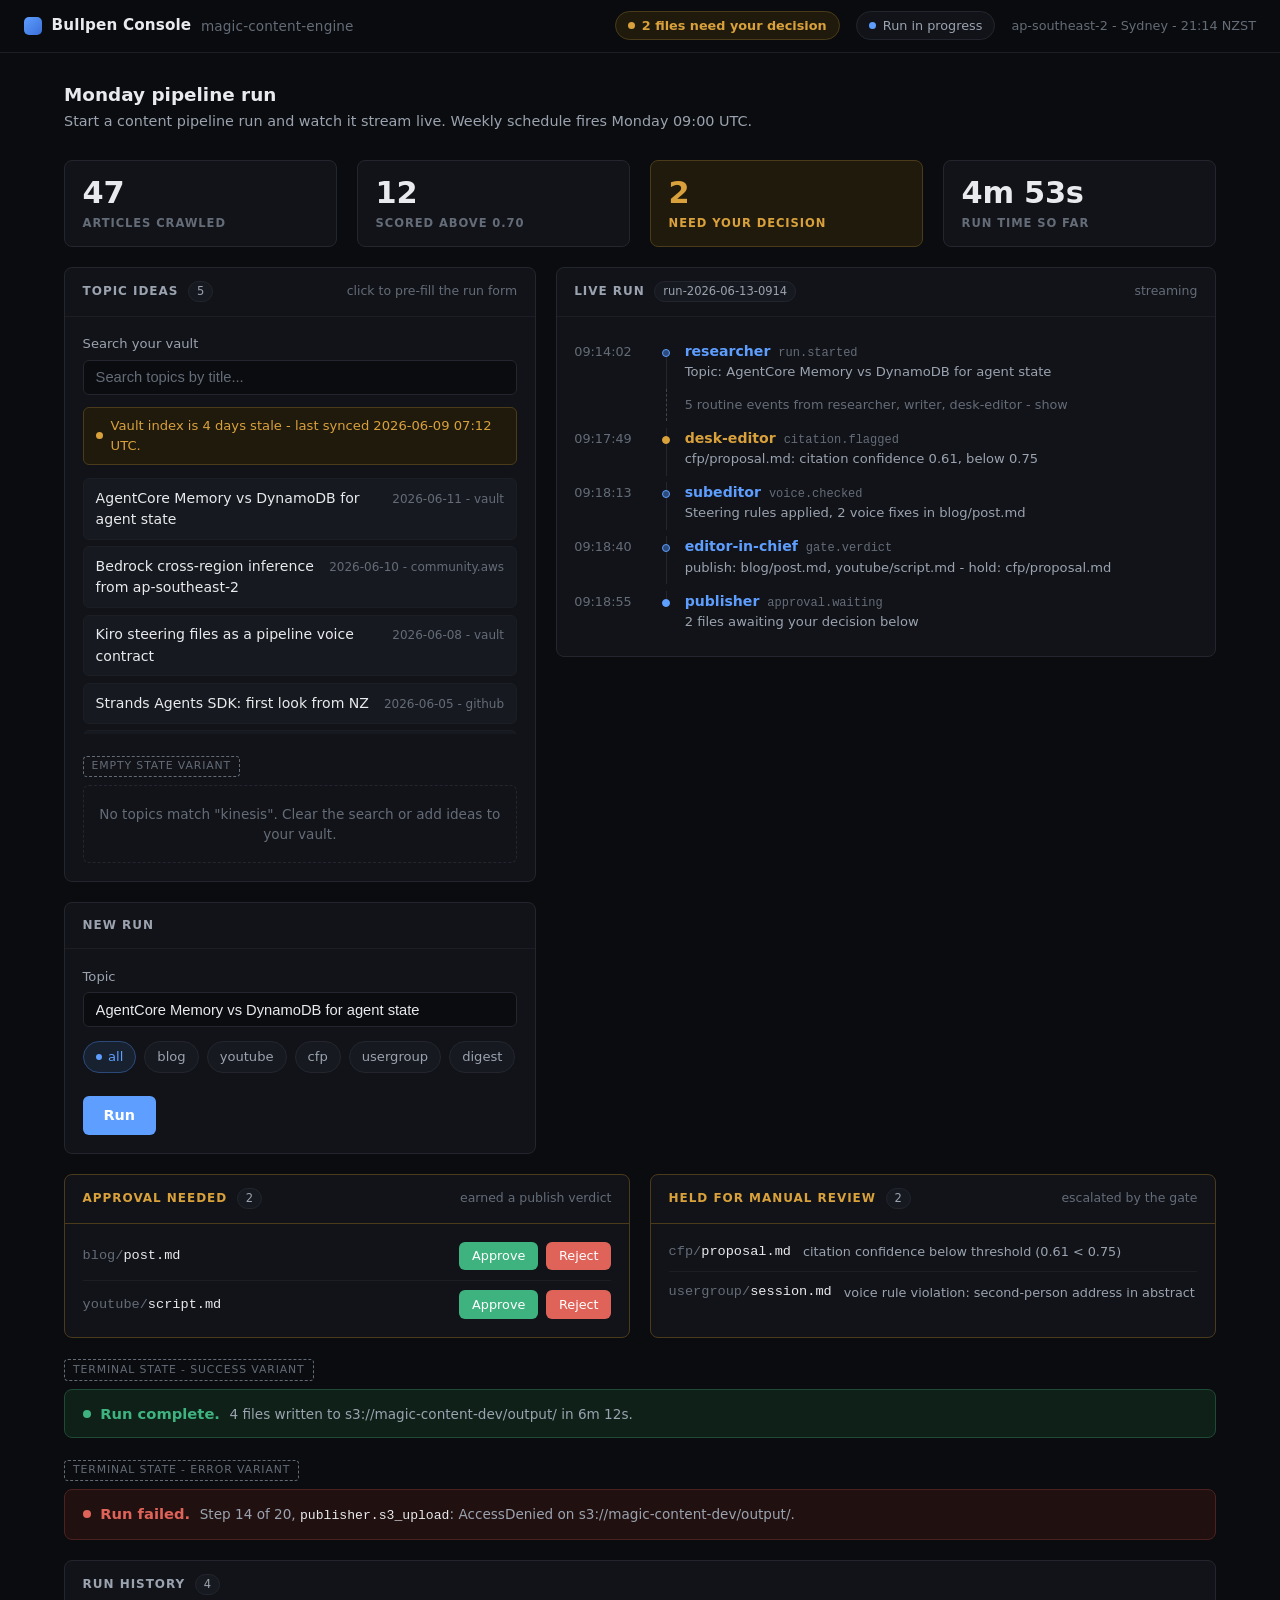
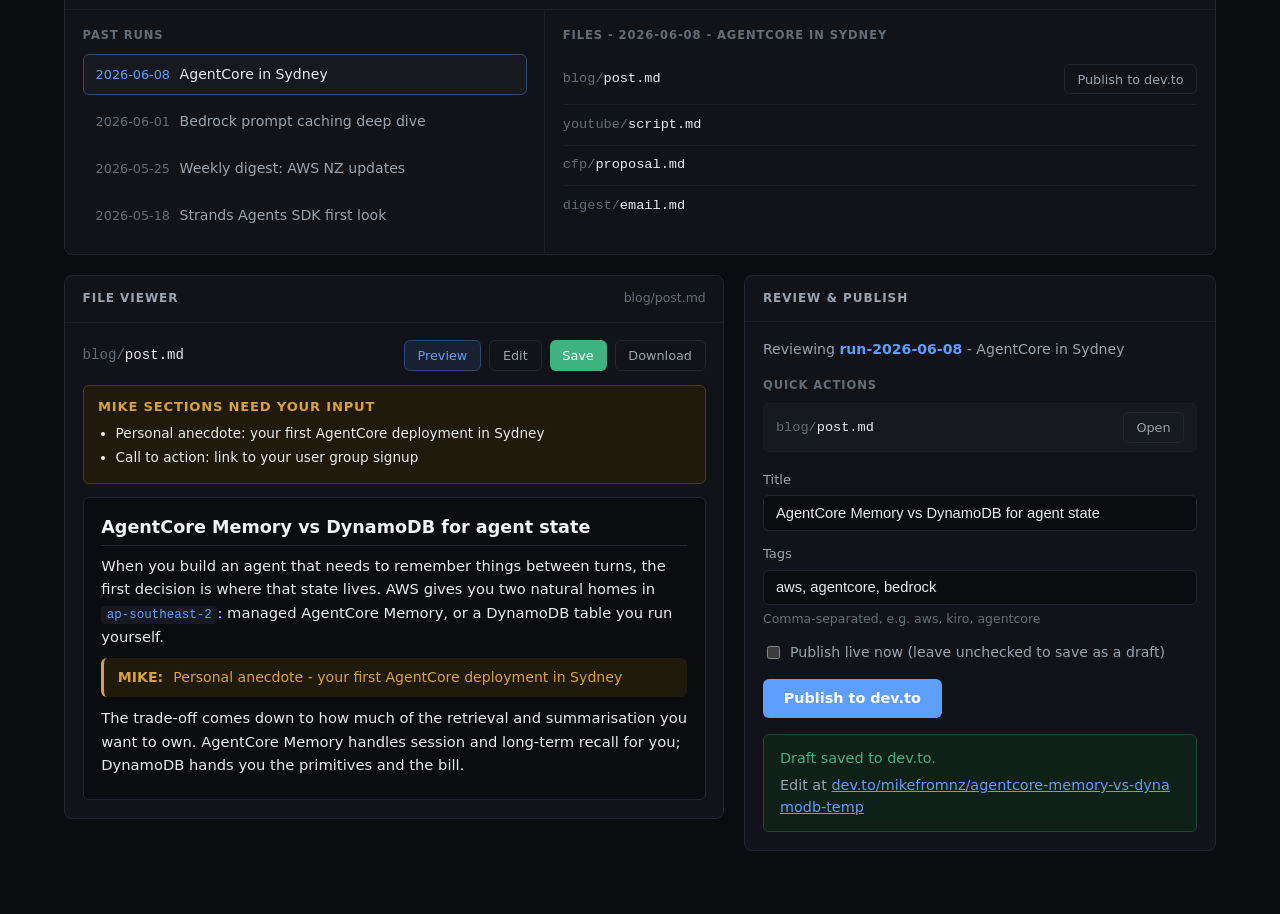
<file: docs/mockups/bullpen-console-redesign.html>
<!doctype html>
<html lang="en">
<head>
<meta charset="utf-8">
<meta name="viewport" content="width=device-width, initial-scale=1">
<title>Bullpen Console - redesign mockup</title>
<style>
  :root {
    color-scheme: dark;
    --bg: #0b0c0f;
    --surface: #111318;
    --surface-2: #16191f;
    --border: #23262e;
    --border-soft: #1b1e25;
    --text: #e8eaed;
    --muted: #9aa3af;
    --faint: #646c78;
    --accent: #5e9eff;
    --accent-dim: #2b4a7a;
    --green: #3fb37f;
    --green-bg: #0e2018;
    --green-border: #1f4a36;
    --amber: #d9a13b;
    --amber-bg: #201a0d;
    --amber-border: #4a3c1a;
    --red: #e0635a;
    --red-bg: #211010;
    --red-border: #4a2220;
    --radius: 8px;
    --radius-sm: 6px;
  }

  * { box-sizing: border-box; }

  html { scroll-behavior: smooth; }

  body {
    margin: 0;
    background: var(--bg);
    color: var(--text);
    font-family: system-ui, -apple-system, "Segoe UI", Roboto, sans-serif;
    font-size: 14px;
    line-height: 1.5;
    min-height: 100vh;
  }

  button { font: inherit; }

  :is(button, input, a, [tabindex]):focus-visible {
    outline: 2px solid var(--accent);
    outline-offset: 2px;
    border-radius: var(--radius-sm);
  }

  /* ---------- App bar ---------- */

  .appbar {
    position: sticky;
    top: 0;
    z-index: 10;
    display: flex;
    align-items: center;
    gap: 1rem;
    padding: 0.7rem 1.5rem;
    background: rgba(11, 12, 15, 0.92);
    border-bottom: 1px solid var(--border-soft);
    -webkit-backdrop-filter: blur(6px);
    backdrop-filter: blur(6px);
  }

  .brand {
    display: flex;
    align-items: center;
    gap: 0.6rem;
    font-weight: 600;
    font-size: 0.95rem;
    letter-spacing: 0.01em;
  }

  .brand-mark {
    width: 18px;
    height: 18px;
    border-radius: 5px;
    background: linear-gradient(135deg, var(--accent) 0%, #3a6fd8 100%);
    flex: none;
  }

  .brand-sub { color: var(--faint); font-weight: 400; font-size: 0.85rem; }

  .appbar-spacer { flex: 1; }

  .pill {
    display: inline-flex;
    align-items: center;
    gap: 0.45rem;
    padding: 0.25rem 0.75rem;
    border-radius: 999px;
    border: 1px solid var(--border);
    background: var(--surface);
    font-size: 0.8rem;
    color: var(--muted);
    white-space: nowrap;
  }

  .dot { width: 7px; height: 7px; border-radius: 50%; flex: none; }
  .dot-live { background: var(--accent); animation: pulse 1.6s ease-in-out infinite; }
  .dot-green { background: var(--green); }
  .dot-amber { background: var(--amber); }
  .dot-red { background: var(--red); }

  @keyframes pulse {
    0%, 100% { opacity: 1; }
    50% { opacity: 0.35; }
  }

  a.pill-attn {
    background: var(--amber-bg);
    border-color: var(--amber-border);
    color: var(--amber);
    font-weight: 600;
    text-decoration: none;
  }

  a.pill-attn:hover { border-color: var(--amber); }

  .region { color: var(--faint); font-size: 0.8rem; white-space: nowrap; }

  /* ---------- Layout ---------- */

  .page {
    max-width: 1200px;
    margin: 0 auto;
    padding: 1.75rem 1.5rem 4rem;
  }

  .lede { margin: 0 0 1.75rem; color: var(--muted); font-size: 0.9rem; }
  .lede strong { color: var(--text); font-weight: 600; font-size: 1.15rem; display: block; margin-bottom: 0.15rem; }

  .grid-main {
    display: grid;
    grid-template-columns: minmax(320px, 5fr) minmax(0, 7fr);
    gap: 1.25rem;
    align-items: start;
  }

  .stack { display: grid; gap: 1.25rem; }

  .grid-gates {
    display: grid;
    grid-template-columns: 1fr 1fr;
    gap: 1.25rem;
    margin-top: 1.25rem;
  }

  @media (max-width: 900px) {
    .grid-main, .grid-gates, .history-grid, .grid-review { grid-template-columns: 1fr; }
    .kpis { grid-template-columns: 1fr 1fr; }
    .appbar { flex-wrap: wrap; gap: 0.5rem 1rem; }
  }

  /* ---------- KPI strip ---------- */

  .kpis {
    display: grid;
    grid-template-columns: repeat(4, 1fr);
    gap: 1.25rem;
    margin: 0 0 1.25rem;
  }

  .kpi {
    display: block;
    padding: 0.8rem 1.1rem;
    background: var(--surface);
    border: 1px solid var(--border);
    border-radius: var(--radius);
    text-decoration: none;
  }

  .kpi-num {
    display: block;
    font-size: 1.9rem;
    font-weight: 700;
    line-height: 1.25;
    color: var(--text);
    font-variant-numeric: tabular-nums;
    letter-spacing: -0.01em;
  }

  .kpi-label {
    font-size: 0.72rem;
    font-weight: 600;
    text-transform: uppercase;
    letter-spacing: 0.08em;
    color: var(--faint);
  }

  a.kpi-amber { background: var(--amber-bg); border-color: var(--amber-border); cursor: pointer; }
  a.kpi-amber .kpi-num, a.kpi-amber .kpi-label { color: var(--amber); }
  a.kpi-amber:hover { border-color: var(--amber); }

  /* ---------- Cards ---------- */

  .card {
    background: var(--surface);
    border: 1px solid var(--border);
    border-radius: var(--radius);
  }

  .card-head {
    display: flex;
    align-items: baseline;
    gap: 0.6rem;
    padding: 0.85rem 1.1rem;
    border-bottom: 1px solid var(--border-soft);
  }

  .card-title {
    margin: 0;
    font-size: 0.75rem;
    font-weight: 600;
    text-transform: uppercase;
    letter-spacing: 0.08em;
    color: var(--muted);
  }

  .card-hint { color: var(--faint); font-size: 0.78rem; margin-left: auto; }

  .card-body { padding: 1.1rem; }

  .count-badge {
    font-size: 0.72rem;
    color: var(--muted);
    background: var(--surface-2);
    border: 1px solid var(--border);
    border-radius: 999px;
    padding: 0.05rem 0.5rem;
    font-variant-numeric: tabular-nums;
  }

  /* ---------- Forms ---------- */

  label { display: block; font-size: 0.82rem; color: var(--muted); margin-bottom: 0.35rem; }

  input[type="text"] {
    width: 100%;
    padding: 0.55rem 0.75rem;
    background: var(--bg);
    border: 1px solid var(--border);
    border-radius: var(--radius-sm);
    color: var(--text);
    font-size: 0.92rem;
  }

  input[type="text"]::placeholder { color: var(--faint); }
  input[type="text"]:focus { border-color: var(--accent); outline: none; }

  .outputs { display: flex; flex-wrap: wrap; gap: 0.5rem; margin: 0.85rem 0 1.1rem; }

  .chip {
    display: inline-flex;
    align-items: center;
    gap: 0.4rem;
    padding: 0.32rem 0.75rem;
    border: 1px solid var(--border);
    border-radius: 999px;
    background: var(--surface-2);
    color: var(--muted);
    font-size: 0.82rem;
    cursor: pointer;
    -webkit-user-select: none;
    user-select: none;
  }

  .chip input { position: absolute; opacity: 0; pointer-events: none; }

  .chip.checked {
    border-color: var(--accent-dim);
    background: rgba(94, 158, 255, 0.1);
    color: var(--accent);
  }

  .chip.checked::before {
    content: "";
    width: 6px;
    height: 6px;
    border-radius: 50%;
    background: var(--accent);
  }

  .btn {
    display: inline-flex;
    align-items: center;
    gap: 0.45rem;
    padding: 0.55rem 1.3rem;
    font-size: 0.9rem;
    font-weight: 600;
    color: #fff;
    background: var(--accent);
    border: 0;
    border-radius: var(--radius-sm);
    cursor: pointer;
  }

  .btn:hover { background: #74acff; }

  .btn-sm { padding: 0.3rem 0.8rem; font-size: 0.8rem; font-weight: 500; }

  .btn-green { background: var(--green); }
  .btn-green:hover { background: #4cc790; }
  .btn-red { background: var(--red); }
  .btn-red:hover { background: #e87a72; }

  .btn-ghost {
    background: transparent;
    border: 1px solid var(--border);
    color: var(--muted);
    font-weight: 500;
  }
  .btn-ghost:hover { background: var(--surface-2); border-color: var(--accent-dim); color: var(--accent); }

  /* ---------- Topic ideas ---------- */

  .notice {
    display: flex;
    gap: 0.5rem;
    align-items: baseline;
    margin: 0.75rem 0 0;
    padding: 0.5rem 0.75rem;
    border-radius: var(--radius-sm);
    background: var(--amber-bg);
    border: 1px solid var(--amber-border);
    color: var(--amber);
    font-size: 0.82rem;
  }

  .notice .dot { align-self: center; }

  .ideas-list { list-style: none; margin: 0.85rem 0 0; padding: 0; display: grid; gap: 0.4rem; max-height: 16rem; overflow-y: auto; }

  .idea {
    display: flex;
    justify-content: space-between;
    align-items: baseline;
    gap: 0.75rem;
    width: 100%;
    text-align: left;
    padding: 0.55rem 0.75rem;
    background: var(--surface-2);
    border: 1px solid var(--border-soft);
    border-radius: var(--radius-sm);
    color: var(--text);
    cursor: pointer;
    font-size: 0.88rem;
  }

  .idea:hover { border-color: var(--accent-dim); background: #181c24; }

  .idea-meta { color: var(--faint); font-size: 0.75rem; white-space: nowrap; font-variant-numeric: tabular-nums; }

  .empty {
    margin: 0.85rem 0 0;
    padding: 1.1rem 0.75rem;
    border: 1px dashed var(--border);
    border-radius: var(--radius-sm);
    color: var(--faint);
    font-size: 0.85rem;
    text-align: center;
  }

  /* ---------- Timeline ---------- */

  .timeline { list-style: none; margin: 0; padding: 0; }

  .event {
    display: grid;
    grid-template-columns: 4.6rem 1.1rem 1fr;
    gap: 0 0.6rem;
    position: relative;
    padding: 0.42rem 0;
    font-size: 0.88rem;
  }

  .event .ts {
    color: var(--faint);
    font-variant-numeric: tabular-nums;
    font-size: 0.8rem;
    line-height: 1.7;
  }

  .event .node {
    position: relative;
    display: flex;
    justify-content: center;
    padding-top: 0.5rem;
  }

  .event .node::before {
    content: "";
    position: absolute;
    top: 0;
    bottom: -0.42rem;
    width: 1px;
    background: var(--border);
  }

  .event:first-child .node::before { top: 0.5rem; }
  .event:last-child .node::before { bottom: auto; height: 0.5rem; }

  .event .node .dot {
    position: relative;
    width: 8px;
    height: 8px;
    border-radius: 50%;
    background: var(--border);
    border: 1px solid var(--faint);
    flex: none;
  }

  .event.done .node .dot { background: var(--accent-dim); border-color: var(--accent); }
  .event.active .node .dot { background: var(--accent); border-color: var(--accent); animation: pulse 1.6s ease-in-out infinite; }
  .event.warn .node .dot { background: var(--amber); border-color: var(--amber); }

  .event .what { min-width: 0; }
  .event .agent { font-weight: 600; color: var(--accent); margin-right: 0.5rem; }
  .event .etype {
    color: var(--faint);
    font-size: 0.75rem;
    font-family: ui-monospace, "Cascadia Mono", Consolas, monospace;
  }
  .event .detail { display: block; color: var(--muted); font-size: 0.82rem; }
  .event.warn .agent { color: var(--amber); }

  /* Collapsed group of routine events: milestones stay visible, chatter folds away */
  .event-group summary {
    display: grid;
    grid-template-columns: 4.6rem 1.1rem 1fr;
    gap: 0 0.6rem;
    padding: 0.42rem 0;
    cursor: pointer;
    list-style: none;
    color: var(--faint);
    font-size: 0.8rem;
    -webkit-user-select: none;
    user-select: none;
  }

  .event-group summary::-webkit-details-marker { display: none; }
  .event-group summary:hover { color: var(--muted); }

  .event-group .rail-gap { position: relative; display: flex; justify-content: center; }
  .event-group .rail-gap::before {
    content: "";
    position: absolute;
    top: -0.42rem;
    bottom: -0.42rem;
    width: 0;
    border-left: 1px dashed var(--faint);
    opacity: 0.55;
  }

  .event-group details[open] summary .when-closed { display: none; }
  .event-group details:not([open]) summary .when-open { display: none; }

  /* ---------- Gate / escalation ---------- */

  .file-row {
    display: flex;
    align-items: center;
    gap: 0.75rem;
    padding: 0.6rem 0;
    border-bottom: 1px solid var(--border-soft);
  }

  .file-row:last-child { border-bottom: 0; padding-bottom: 0; }
  .file-row:first-child { padding-top: 0; }

  .filename {
    font-family: ui-monospace, "Cascadia Mono", Consolas, monospace;
    font-size: 0.85rem;
    color: var(--text);
  }

  .filename .dir { color: var(--faint); }

  .file-row .reason { color: var(--muted); font-size: 0.8rem; flex: 1; min-width: 0; }
  .file-row .actions { margin-left: auto; display: flex; gap: 0.5rem; flex: none; }

  .card-amber { border-color: var(--amber-border); }
  .card-amber .card-head { border-bottom-color: var(--amber-border); }
  .card-amber .card-title { color: var(--amber); }

  /* ---------- Terminal banners ---------- */

  .banner {
    display: flex;
    align-items: baseline;
    gap: 0.6rem;
    margin-top: 1.25rem;
    padding: 0.8rem 1.1rem;
    border-radius: var(--radius);
    font-weight: 600;
    font-size: 0.92rem;
  }

  .banner .dot { width: 8px; height: 8px; align-self: center; }
  .banner-ok { background: var(--green-bg); border: 1px solid var(--green-border); color: var(--green); }
  .banner-err { background: var(--red-bg); border: 1px solid var(--red-border); color: var(--red); }
  .banner .detail { font-weight: 400; color: var(--muted); font-size: 0.85rem; }
  .banner .detail code {
    color: var(--text);
    font-family: ui-monospace, "Cascadia Mono", Consolas, monospace;
    font-size: 0.82rem;
  }

  /* ---------- Run history ---------- */

  .history-grid {
    display: grid;
    grid-template-columns: minmax(280px, 5fr) minmax(0, 7fr);
    gap: 0;
  }

  .history-col { padding: 1.1rem; }
  .history-col + .history-col { border-left: 1px solid var(--border-soft); }
  @media (max-width: 900px) {
    .history-col + .history-col { border-left: 0; border-top: 1px solid var(--border-soft); }
  }

  .col-label {
    margin: 0 0 0.6rem;
    font-size: 0.72rem;
    font-weight: 600;
    text-transform: uppercase;
    letter-spacing: 0.08em;
    color: var(--faint);
  }

  .runs { list-style: none; margin: 0; padding: 0; display: grid; gap: 0.4rem; }

  .run-item {
    display: flex;
    align-items: center;
    gap: 0.6rem;
    width: 100%;
    text-align: left;
    padding: 0.55rem 0.75rem;
    background: transparent;
    border: 1px solid transparent;
    border-radius: var(--radius-sm);
    color: var(--muted);
    cursor: pointer;
    font-size: 0.88rem;
  }

  .run-item:hover { background: var(--surface-2); color: var(--text); }

  .run-item.selected {
    background: var(--surface-2);
    border-color: var(--accent-dim);
    color: var(--text);
  }

  .run-item .run-date { font-variant-numeric: tabular-nums; color: var(--faint); font-size: 0.8rem; flex: none; }
  .run-item.selected .run-date { color: var(--accent); }

  /* ---------- File viewer + publish ---------- */

  .grid-review {
    display: grid;
    grid-template-columns: minmax(0, 7fr) minmax(0, 5fr);
    gap: 1.25rem;
    margin-top: 1.25rem;
    align-items: start;
  }

  .viewer-head {
    display: flex;
    justify-content: space-between;
    align-items: center;
    gap: 0.75rem;
    flex-wrap: wrap;
    margin: 0 0 0.85rem;
  }

  .viewer-filename {
    font-family: ui-monospace, "Cascadia Mono", Consolas, monospace;
    font-size: 0.88rem;
    color: var(--text);
    min-width: 0;
    overflow: hidden;
    text-overflow: ellipsis;
    white-space: nowrap;
  }

  .viewer-filename .dir { color: var(--faint); }

  .viewer-actions { display: flex; gap: 0.5rem; flex-wrap: wrap; }

  .btn-ghost.active {
    border-color: var(--accent-dim);
    background: rgba(94, 158, 255, 0.1);
    color: var(--accent);
  }

  .mike-note {
    margin: 0 0 0.85rem;
    padding: 0.7rem 0.9rem;
    border-radius: var(--radius-sm);
    background: var(--amber-bg);
    border: 1px solid var(--amber-border);
    color: var(--amber);
  }

  .mike-note h3 {
    margin: 0 0 0.4rem;
    font-size: 0.82rem;
    font-weight: 600;
    text-transform: uppercase;
    letter-spacing: 0.06em;
  }

  .mike-note ul { margin: 0; padding-left: 1.1rem; }
  .mike-note li { margin: 0 0 0.25rem; color: var(--text); font-size: 0.85rem; }

  .viewer-rendered {
    background: var(--bg);
    border: 1px solid var(--border);
    border-radius: var(--radius-sm);
    padding: 0.9rem 1.1rem;
    max-height: 24rem;
    overflow: auto;
    font-size: 0.92rem;
    line-height: 1.6;
    color: var(--text);
  }

  .viewer-rendered > :first-child { margin-top: 0; }
  .viewer-rendered h2 {
    margin: 1.1rem 0 0.5rem;
    font-size: 1.1rem;
    color: #f0f3f6;
    border-bottom: 1px solid var(--border);
    padding-bottom: 0.25rem;
  }
  .viewer-rendered p { margin: 0.5rem 0; }
  .viewer-rendered code {
    background: var(--surface-2);
    padding: 0.1rem 0.35rem;
    border-radius: 4px;
    font-family: ui-monospace, "Cascadia Mono", Consolas, monospace;
    font-size: 0.85em;
    color: var(--accent);
  }

  .mike-inline {
    margin: 0.6rem 0;
    padding: 0.5rem 0.85rem;
    border-radius: var(--radius-sm);
    background: var(--amber-bg);
    border-left: 3px solid var(--amber);
    color: var(--amber);
    font-size: 0.88rem;
  }
  .mike-inline .mike-label { font-weight: 600; margin-right: 0.35rem; }

  .publish-field { margin: 0 0 0.85rem; }
  .publish-hint { display: block; margin-top: 0.3rem; color: var(--faint); font-size: 0.78rem; }
  .publish-toggle {
    display: inline-flex;
    align-items: center;
    gap: 0.45rem;
    color: var(--muted);
    font-size: 0.88rem;
    margin: 0;
    cursor: pointer;
  }

  .publish-run { margin: 0 0 1rem; font-size: 0.88rem; color: var(--muted); }
  .publish-run .run-id { color: var(--accent); font-weight: 600; }

  .quick-actions { display: grid; gap: 0.4rem; margin: 0 0 1.1rem; }
  .quick-row {
    display: flex;
    align-items: center;
    gap: 0.6rem;
    padding: 0.5rem 0.75rem;
    background: var(--surface-2);
    border: 1px solid var(--border-soft);
    border-radius: var(--radius-sm);
  }
  .quick-row .filename { flex: 1; min-width: 0; overflow: hidden; text-overflow: ellipsis; white-space: nowrap; }

  .publish-result {
    margin-top: 1rem;
    padding: 0.8rem 1rem;
    border-radius: var(--radius-sm);
    font-size: 0.9rem;
    background: var(--green-bg);
    border: 1px solid var(--green-border);
    color: var(--green);
  }
  .publish-result a { color: var(--accent); word-break: break-all; }
  .publish-result .publish-meta { display: block; margin-top: 0.35rem; color: var(--muted); }

  /* ---------- Comp annotations (mockup only) ---------- */

  .comp-note {
    display: inline-block;
    margin: 0 0 0.5rem;
    padding: 0.1rem 0.5rem;
    border: 1px dashed var(--faint);
    border-radius: 4px;
    color: var(--faint);
    font-size: 0.68rem;
    text-transform: uppercase;
    letter-spacing: 0.08em;
  }

  .comp-block { margin-top: 1.25rem; }
  .comp-block > .empty,
  .comp-block > .banner { margin-top: 0; }

  .section-gap { margin-top: 1.25rem; }
</style>
</head>
<body>

<header class="appbar">
  <div class="brand">
    <span class="brand-mark" aria-hidden="true"></span>
    Bullpen Console
    <span class="brand-sub">magic-content-engine</span>
  </div>
  <div class="appbar-spacer"></div>
  <a class="pill pill-attn" href="#approval-gate">
    <span class="dot dot-amber" aria-hidden="true"></span>
    2 files need your decision
  </a>
  <span class="pill" role="status" aria-live="polite">
    <span class="dot dot-live" aria-hidden="true"></span>
    Run in progress
  </span>
  <span class="region">ap-southeast-2 - Sydney - 21:14 NZST</span>
</header>

<main class="page">

  <p class="lede">
    <strong>Monday pipeline run</strong>
    Start a content pipeline run and watch it stream live. Weekly schedule fires Monday 09:00 UTC.
  </p>

  <section class="kpis" aria-label="Current run at a glance">
    <div class="kpi">
      <span class="kpi-num">47</span>
      <span class="kpi-label">articles crawled</span>
    </div>
    <div class="kpi">
      <span class="kpi-num">12</span>
      <span class="kpi-label">scored above 0.70</span>
    </div>
    <a class="kpi kpi-amber" href="#approval-gate" aria-label="2 files need your decision, jump to approval gate">
      <span class="kpi-num">2</span>
      <span class="kpi-label">need your decision</span>
    </a>
    <div class="kpi">
      <span class="kpi-num">4m 53s</span>
      <span class="kpi-label">run time so far</span>
    </div>
  </section>

  <div class="grid-main">

    <!-- Left column: topic ideas + new run -->
    <div class="stack">

      <section class="card" aria-labelledby="ideas-title">
        <div class="card-head">
          <h2 class="card-title" id="ideas-title">Topic Ideas</h2>
          <span class="count-badge">5</span>
          <span class="card-hint">click to pre-fill the run form</span>
        </div>
        <div class="card-body">
          <label for="ideas-search">Search your vault</label>
          <input type="text" id="ideas-search" placeholder="Search topics by title..." autocomplete="off">

          <p class="notice" role="status" aria-live="polite">
            <span class="dot dot-amber" aria-hidden="true"></span>
            Vault index is 4 days stale - last synced 2026-06-09 07:12 UTC.
          </p>

          <ul class="ideas-list" aria-live="polite">
            <li>
              <button type="button" class="idea">
                <span>AgentCore Memory vs DynamoDB for agent state</span>
                <span class="idea-meta">2026-06-11 - vault</span>
              </button>
            </li>
            <li>
              <button type="button" class="idea">
                <span>Bedrock cross-region inference from ap-southeast-2</span>
                <span class="idea-meta">2026-06-10 - community.aws</span>
              </button>
            </li>
            <li>
              <button type="button" class="idea">
                <span>Kiro steering files as a pipeline voice contract</span>
                <span class="idea-meta">2026-06-08 - vault</span>
              </button>
            </li>
            <li>
              <button type="button" class="idea">
                <span>Strands Agents SDK: first look from NZ</span>
                <span class="idea-meta">2026-06-05 - github</span>
              </button>
            </li>
            <li>
              <button type="button" class="idea">
                <span>EventBridge Scheduler for weekly content pipelines</span>
                <span class="idea-meta">2026-06-02 - vault</span>
              </button>
            </li>
          </ul>

          <!-- Mockup only: empty-state variant shown alongside the populated list -->
          <div class="comp-block">
            <p class="comp-note">Empty state variant</p>
            <p class="empty">No topics match "kinesis". Clear the search or add ideas to your vault.</p>
          </div>
        </div>
      </section>

      <section class="card" aria-labelledby="run-title">
        <div class="card-head">
          <h2 class="card-title" id="run-title">New Run</h2>
        </div>
        <form class="card-body" id="run-form">
          <label for="topic">Topic</label>
          <input type="text" id="topic" name="topic" value="AgentCore Memory vs DynamoDB for agent state" autocomplete="off" required>

          <div class="outputs" role="group" aria-label="Output types">
            <label class="chip checked"><input type="checkbox" value="all" checked>all</label>
            <label class="chip"><input type="checkbox" value="blog">blog</label>
            <label class="chip"><input type="checkbox" value="youtube">youtube</label>
            <label class="chip"><input type="checkbox" value="cfp">cfp</label>
            <label class="chip"><input type="checkbox" value="usergroup">usergroup</label>
            <label class="chip"><input type="checkbox" value="digest">digest</label>
          </div>

          <button type="submit" class="btn">Run</button>
        </form>
      </section>

    </div>

    <!-- Right column: live timeline -->
    <section class="card" aria-labelledby="timeline-title">
      <div class="card-head">
        <h2 class="card-title" id="timeline-title">Live Run</h2>
        <span class="count-badge">run-2026-06-13-0914</span>
        <span class="card-hint">streaming</span>
      </div>
      <div class="card-body">
        <ul class="timeline" aria-live="polite">
          <li class="event done">
            <span class="ts">09:14:02</span>
            <span class="node"><span class="dot" aria-hidden="true"></span></span>
            <span class="what">
              <span class="agent">researcher</span><span class="etype">run.started</span>
              <span class="detail">Topic: AgentCore Memory vs DynamoDB for agent state</span>
            </span>
          </li>
          <li class="event-group">
            <details>
              <summary>
                <span class="ts" aria-hidden="true"></span>
                <span class="rail-gap" aria-hidden="true"></span>
                <span>
                  <span class="when-closed">5 routine events from researcher, writer, desk-editor - show</span>
                  <span class="when-open">routine events - hide</span>
                </span>
              </summary>
              <ul class="timeline">
                <li class="event done">
                  <span class="ts">09:14:19</span>
                  <span class="node"><span class="dot" aria-hidden="true"></span></span>
                  <span class="what">
                    <span class="agent">researcher</span><span class="etype">sources.crawled</span>
                    <span class="detail">9 sources crawled, 47 articles collected</span>
                  </span>
                </li>
                <li class="event done">
                  <span class="ts">09:15:04</span>
                  <span class="node"><span class="dot" aria-hidden="true"></span></span>
                  <span class="what">
                    <span class="agent">researcher</span><span class="etype">articles.scored</span>
                    <span class="detail">Haiku scored 47 articles, 12 above threshold 0.70</span>
                  </span>
                </li>
                <li class="event done">
                  <span class="ts">09:15:41</span>
                  <span class="node"><span class="dot" aria-hidden="true"></span></span>
                  <span class="what">
                    <span class="agent">writer</span><span class="etype">draft.created</span>
                    <span class="detail">blog/post.md drafted, 1,840 words</span>
                  </span>
                </li>
                <li class="event done">
                  <span class="ts">09:16:58</span>
                  <span class="node"><span class="dot" aria-hidden="true"></span></span>
                  <span class="what">
                    <span class="agent">writer</span><span class="etype">draft.created</span>
                    <span class="detail">youtube/script.md drafted, 9 min runtime estimate</span>
                  </span>
                </li>
                <li class="event done">
                  <span class="ts">09:17:22</span>
                  <span class="node"><span class="dot" aria-hidden="true"></span></span>
                  <span class="what">
                    <span class="agent">desk-editor</span><span class="etype">edit.pass.completed</span>
                    <span class="detail">Structure pass: 3 sections reordered, intro tightened</span>
                  </span>
                </li>
              </ul>
            </details>
          </li>
          <li class="event warn">
            <span class="ts">09:17:49</span>
            <span class="node"><span class="dot" aria-hidden="true"></span></span>
            <span class="what">
              <span class="agent">desk-editor</span><span class="etype">citation.flagged</span>
              <span class="detail">cfp/proposal.md: citation confidence 0.61, below 0.75</span>
            </span>
          </li>
          <li class="event done">
            <span class="ts">09:18:13</span>
            <span class="node"><span class="dot" aria-hidden="true"></span></span>
            <span class="what">
              <span class="agent">subeditor</span><span class="etype">voice.checked</span>
              <span class="detail">Steering rules applied, 2 voice fixes in blog/post.md</span>
            </span>
          </li>
          <li class="event done">
            <span class="ts">09:18:40</span>
            <span class="node"><span class="dot" aria-hidden="true"></span></span>
            <span class="what">
              <span class="agent">editor-in-chief</span><span class="etype">gate.verdict</span>
              <span class="detail">publish: blog/post.md, youtube/script.md - hold: cfp/proposal.md</span>
            </span>
          </li>
          <li class="event active">
            <span class="ts">09:18:55</span>
            <span class="node"><span class="dot" aria-hidden="true"></span></span>
            <span class="what">
              <span class="agent">publisher</span><span class="etype">approval.waiting</span>
              <span class="detail">2 files awaiting your decision below</span>
            </span>
          </li>
        </ul>
      </div>
    </section>

  </div>

  <!-- Gates row -->
  <div class="grid-gates">

    <section class="card card-amber" id="approval-gate" role="group" aria-label="Approval gate">
      <div class="card-head">
        <h2 class="card-title">Approval Needed</h2>
        <span class="count-badge">2</span>
        <span class="card-hint">earned a publish verdict</span>
      </div>
      <div class="card-body">
        <div class="file-row">
          <span class="filename"><span class="dir">blog/</span>post.md</span>
          <span class="actions">
            <button type="button" class="btn btn-sm btn-green">Approve</button>
            <button type="button" class="btn btn-sm btn-red">Reject</button>
          </span>
        </div>
        <div class="file-row">
          <span class="filename"><span class="dir">youtube/</span>script.md</span>
          <span class="actions">
            <button type="button" class="btn btn-sm btn-green">Approve</button>
            <button type="button" class="btn btn-sm btn-red">Reject</button>
          </span>
        </div>
      </div>
    </section>

    <section class="card card-amber" role="status" aria-live="polite" aria-label="Held for manual review">
      <div class="card-head">
        <h2 class="card-title">Held for Manual Review</h2>
        <span class="count-badge">2</span>
        <span class="card-hint">escalated by the gate</span>
      </div>
      <div class="card-body">
        <div class="file-row">
          <span class="filename"><span class="dir">cfp/</span>proposal.md</span>
          <span class="reason">citation confidence below threshold (0.61 &lt; 0.75)</span>
        </div>
        <div class="file-row">
          <span class="filename"><span class="dir">usergroup/</span>session.md</span>
          <span class="reason">voice rule violation: second-person address in abstract</span>
        </div>
      </div>
    </section>

  </div>

  <!-- Terminal state banners: both variants shown for the comp -->
  <div class="comp-block">
    <p class="comp-note">Terminal state - success variant</p>
    <div class="banner banner-ok" role="status" aria-live="polite">
      <span class="dot dot-green" aria-hidden="true"></span>
      Run complete.
      <span class="detail">4 files written to s3://magic-content-dev/output/ in 6m 12s.</span>
    </div>
  </div>

  <div class="comp-block">
    <p class="comp-note">Terminal state - error variant</p>
    <div class="banner banner-err" role="status" aria-live="polite">
      <span class="dot dot-red" aria-hidden="true"></span>
      Run failed.
      <span class="detail">Step 14 of 20, <code>publisher.s3_upload</code>: AccessDenied on s3://magic-content-dev/output/.</span>
    </div>
  </div>

  <!-- Run history -->
  <section class="card section-gap" aria-labelledby="history-title">
    <div class="card-head">
      <h2 class="card-title" id="history-title">Run History</h2>
      <span class="count-badge">4</span>
    </div>
    <div class="history-grid">

      <div class="history-col">
        <p class="col-label">Past runs</p>
        <ul class="runs" aria-live="polite">
          <li>
            <button type="button" class="run-item selected" aria-current="true">
              <span class="run-date">2026-06-08</span>
              <span>AgentCore in Sydney</span>
            </button>
          </li>
          <li>
            <button type="button" class="run-item">
              <span class="run-date">2026-06-01</span>
              <span>Bedrock prompt caching deep dive</span>
            </button>
          </li>
          <li>
            <button type="button" class="run-item">
              <span class="run-date">2026-05-25</span>
              <span>Weekly digest: AWS NZ updates</span>
            </button>
          </li>
          <li>
            <button type="button" class="run-item">
              <span class="run-date">2026-05-18</span>
              <span>Strands Agents SDK first look</span>
            </button>
          </li>
        </ul>
      </div>

      <div class="history-col">
        <p class="col-label">Files - 2026-06-08 - AgentCore in Sydney</p>
        <div class="file-row">
          <span class="filename"><span class="dir">blog/</span>post.md</span>
          <span class="actions">
            <button type="button" class="btn btn-sm btn-ghost">Publish to dev.to</button>
          </span>
        </div>
        <div class="file-row">
          <span class="filename"><span class="dir">youtube/</span>script.md</span>
        </div>
        <div class="file-row">
          <span class="filename"><span class="dir">cfp/</span>proposal.md</span>
        </div>
        <div class="file-row">
          <span class="filename"><span class="dir">digest/</span>email.md</span>
        </div>
      </div>

    </div>
  </section>

  <!-- File viewer + Review & publish -->
  <div class="grid-review">

    <section class="card" aria-labelledby="viewer-title">
      <div class="card-head">
        <h2 class="card-title" id="viewer-title">File Viewer</h2>
        <span class="card-hint">blog/post.md</span>
      </div>
      <div class="card-body">
        <div class="viewer-head">
          <span class="viewer-filename"><span class="dir">blog/</span>post.md</span>
          <span class="viewer-actions">
            <button type="button" class="btn btn-sm btn-ghost active">Preview</button>
            <button type="button" class="btn btn-sm btn-ghost">Edit</button>
            <button type="button" class="btn btn-sm btn-green">Save</button>
            <button type="button" class="btn btn-sm btn-ghost">Download</button>
          </span>
        </div>

        <div class="mike-note" role="status">
          <h3>MIKE sections need your input</h3>
          <ul>
            <li>Personal anecdote: your first AgentCore deployment in Sydney</li>
            <li>Call to action: link to your user group signup</li>
          </ul>
        </div>

        <div class="viewer-rendered">
          <h2>AgentCore Memory vs DynamoDB for agent state</h2>
          <p>When you build an agent that needs to remember things between turns, the
          first decision is where that state lives. AWS gives you two natural homes in
          <code>ap-southeast-2</code>: managed AgentCore Memory, or a DynamoDB table you
          run yourself.</p>
          <div class="mike-inline"><span class="mike-label">MIKE:</span> Personal anecdote - your first AgentCore deployment in Sydney</div>
          <p>The trade-off comes down to how much of the retrieval and summarisation you
          want to own. AgentCore Memory handles session and long-term recall for you;
          DynamoDB hands you the primitives and the bill.</p>
        </div>
      </div>
    </section>

    <section class="card" aria-labelledby="publish-title">
      <div class="card-head">
        <h2 class="card-title" id="publish-title">Review &amp; Publish</h2>
      </div>
      <div class="card-body">
        <p class="publish-run">Reviewing <span class="run-id">run-2026-06-08</span> - AgentCore in Sydney</p>

        <p class="col-label">Quick actions</p>
        <div class="quick-actions">
          <div class="quick-row">
            <span class="filename"><span class="dir">blog/</span>post.md</span>
            <button type="button" class="btn btn-sm btn-ghost">Open</button>
          </div>
        </div>

        <div class="publish-field">
          <label for="publish-title-input">Title</label>
          <input type="text" id="publish-title-input" value="AgentCore Memory vs DynamoDB for agent state" autocomplete="off">
        </div>
        <div class="publish-field">
          <label for="publish-tags-input">Tags</label>
          <input type="text" id="publish-tags-input" value="aws, agentcore, bedrock" autocomplete="off">
          <span class="publish-hint">Comma-separated, e.g. aws, kiro, agentcore</span>
        </div>
        <div class="publish-field">
          <label class="publish-toggle">
            <input type="checkbox">
            Publish live now (leave unchecked to save as a draft)
          </label>
        </div>
        <button type="button" class="btn">Publish to dev.to</button>

        <div class="publish-result" role="status">
          Draft saved to dev.to.
          <span class="publish-meta">Edit at <a href="#">dev.to/mikefromnz/agentcore-memory-vs-dynamodb-temp</a></span>
        </div>
      </div>
    </section>

  </div>

</main>

</body>
</html>
</file>
